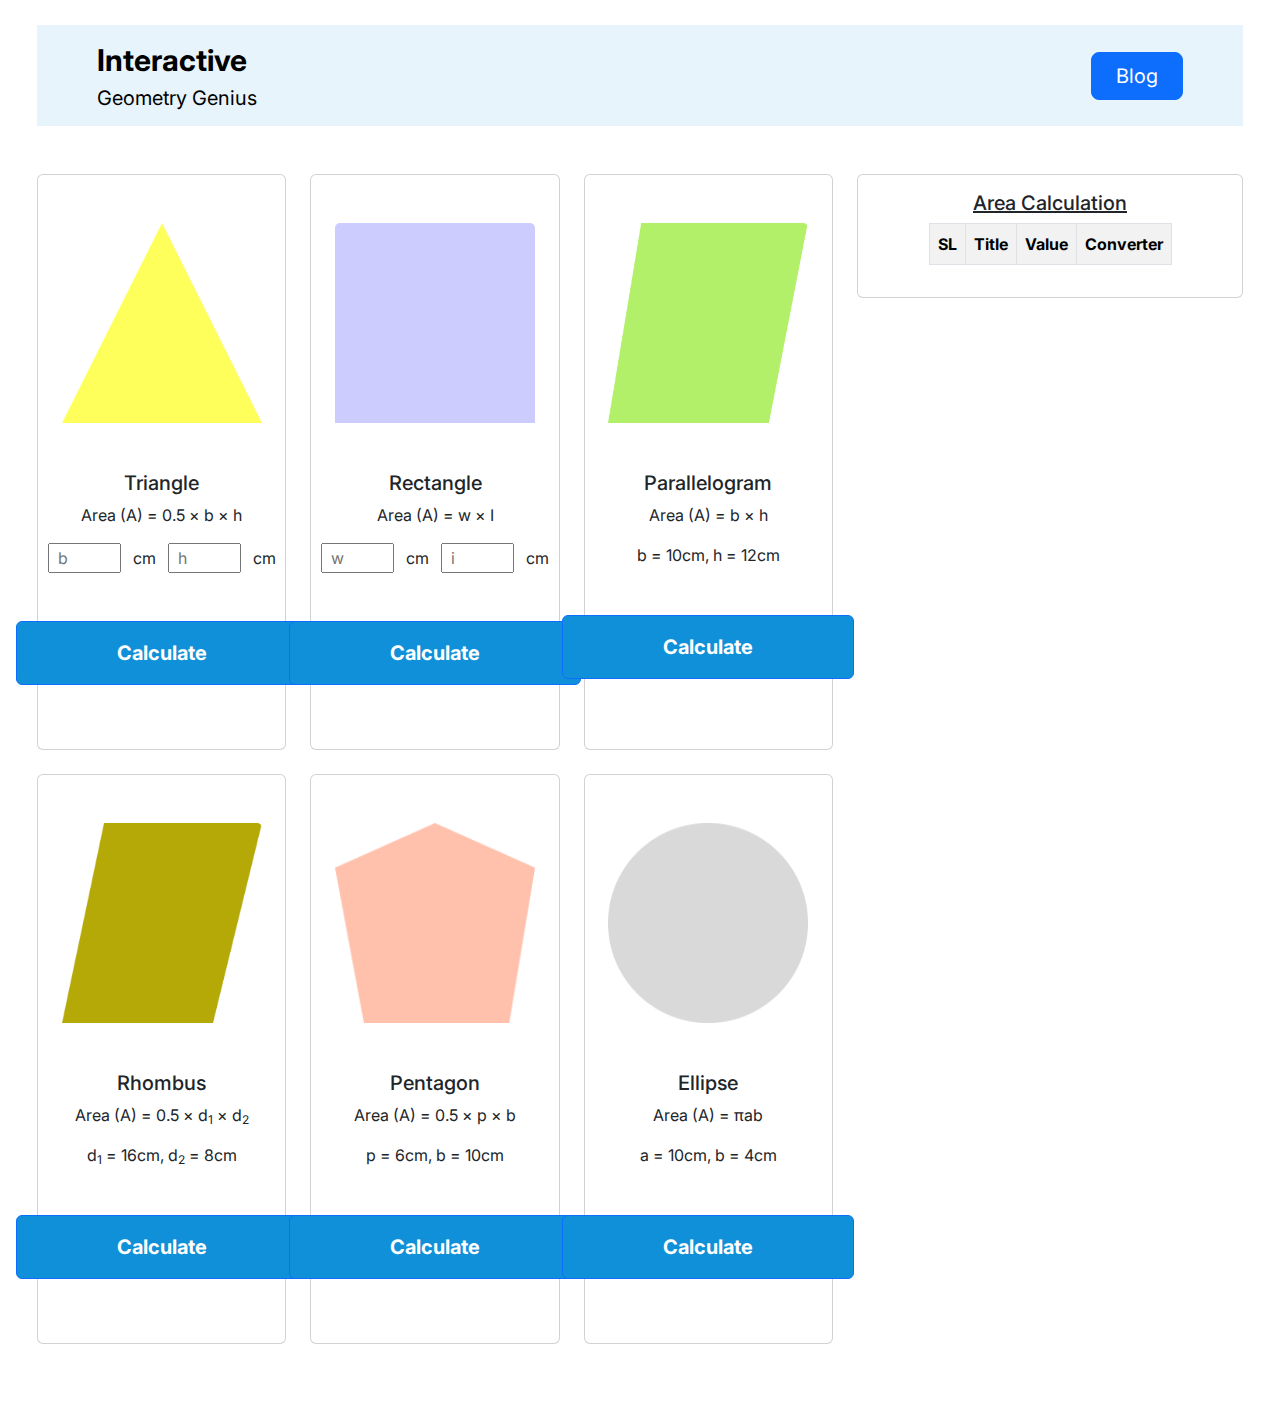
<file: index.html>
<!DOCTYPE html>
<html lang="en">

<head>
    <meta charset="UTF-8">
    <meta http-equiv="X-UA-Compatible" content="IE=edge">
    <meta name="viewport" content="width=device-width, initial-scale=1.0">
    <title>Geometry Genius-Home</title>
    <!-- bootstrap -->
    <link href="https://cdn.jsdelivr.net/npm/bootstrap@5.3.0-alpha1/dist/css/bootstrap.min.css" rel="stylesheet">
    <!-- stylesheet -->
    <link rel="stylesheet" href="styles/style.css">
</head>

<body>

    <!-- navbar -->
    <div class="container-fluid">
        <nav class="myNav navbar px-5 mb-5">
            <div class="container-fluid">
                <a class="navbar-brand"> <span style="font-size: 30px; font-weight: 700;">Interactive</span>
                    <br>Geometry Genius</a>
                <form class="d-flex" role="search">
                    <button class="my-blog-btn btn btn-primary btn-lg px-4" type="submit"><a href="blog.html"
                            target="_blank">Blog</a></button>
                </form>
            </div>
        </nav>
    </div>


    <!-- card section -->
    <div class="container-fluid pb-5">
        <div class="row">
            <!-- card -->
            <div class="col-lg-8">
                <div class="row row-cols-1 row-cols-md-3 g-4">
                    <!-- card 1 -->
                    <div class="col">
                        <div id="triangle-random-color" class="card h-100 p-5">
                            <img src="images/triangle.png" class="card-img-top" alt="Triangle">
                            <div class="card-body text-center pt-5">
                                <h5 id="triangle-title" class="card-title">Triangle</h5>
                                <p class="card-text">Area (A) = 0.5 &#215; b &#215; h</p>

                                <div class="input-box text-center">
                                    <input id="triangle-b-field" class="w-25 px-2" type="text" name="" placeholder="b">
                                    &nbsp;
                                    cm &nbsp;
                                    <input id="triangle-h-field" class="w-25 px-2" type="text" name="" placeholder="h">
                                    &nbsp;
                                    cm
                                </div>

                                <button id="triangle-btn"
                                    class="myBtn btn btn-primary d-block mt-5 py-3">Calculate</button>
                            </div>
                        </div>
                    </div>

                    <!-- card 2 -->
                    <div class="col">
                        <div id="rectangle-random-color" class="card h-100 p-5">
                            <img src="images/rectangle.png" class="card-img-top" alt="Rectangle">
                            <div class="card-body text-center pt-5">
                                <h5 id="rectangle-title" class="card-title">Rectangle</h5>
                                <p class="card-text">Area (A) = w &#215; I</p>

                                <div class="input-box text-center">
                                    <input id="rectangle-w-field" class="w-25 px-2" type="text" name="" placeholder="w">
                                    &nbsp;
                                    cm &nbsp;
                                    <input id="rectangle-i-field" class="w-25 px-2" type="text" name="" placeholder="i">
                                    &nbsp;
                                    cm
                                </div>

                                <button id="rectangle-btn"
                                    class="myBtn btn btn-primary d-block mt-5 py-3">Calculate</button>
                            </div>
                        </div>
                    </div>

                    <!-- card 3 -->
                    <div class="col">
                        <div id="parallelogram-random-color" class="card h-100 p-5">
                            <img src="images/parallelogram.png" class="card-img-top" alt="Parallelogram">
                            <div class="card-body text-center pt-5">
                                <h5 id="parallelogram-title" class="card-title">Parallelogram</h5>
                                <p class="card-text">Area (A) = b &#215; h</p>

                                <div class="input-box text-center d-flex justify-content-center m-0">
                                    <p>b = <span id="parallelogram-b-value">10</span>cm,</p> &nbsp;
                                    <p>h = <span id="parallelogram-h-value">12</span>cm</p>
                                </div>

                                <button id="parallelogram-btn"
                                    class="myBtn btn btn-primary d-block mt-5 py-3">Calculate</button>
                            </div>
                        </div>
                    </div>

                    <!-- card 4 -->
                    <div class="col">
                        <div id="rhombus-random-color" class="card h-100 p-5">
                            <img src="images/rhombus.png" class="card-img-top" alt="Rhombus">
                            <div class="card-body text-center pt-5">
                                <h5 id="rhombus-title" class="card-title">Rhombus</h5>
                                <p class="card-text">Area (A) = 0.5 &#215; d<sub>1</sub> &#215; d<sub>2</sub></p>

                                <div class="input-box text-center d-flex justify-content-center">
                                    <p>d<sub>1</sub> = <span id="rhombus-d1-value">16</span>cm,</p> &nbsp;
                                    <p>d<sub>2</sub> = <span id="rhombus-d2-value">8</span>cm</p>
                                </div>

                                <button id="rhombus-btn"
                                    class="myBtn btn btn-primary d-block mt-5 py-3">Calculate</button>
                            </div>
                        </div>
                    </div>

                    <!-- card 5 -->
                    <div class="col">
                        <div id="pentagon-random-color" class="card h-100 p-5">
                            <img src="images/pentagon.png" class="card-img-top" alt="Pentagon">
                            <div class="card-body text-center pt-5">
                                <h5 id="pentagon-title" class="card-title">Pentagon</h5>
                                <p class="card-text">Area (A) = 0.5 &#215; p &#215; b</p>

                                <div class="input-box text-center d-flex justify-content-center">
                                    <p>p = <span id="pentagon-p-value">6</span>cm,</p> &nbsp;
                                    <p>b = <span id="pentagon-b-value">10</span>cm</p>
                                </div>

                                <button id="pentagon-btn"
                                    class="myBtn btn btn-primary d-block mt-5 py-3">Calculate</button>
                            </div>
                        </div>
                    </div>

                    <!-- card 6 -->
                    <div class="col">
                        <div id="ellipse-random-color" class="card h-100 p-5">
                            <img src="images/ellipse.png" class="card-img-top" alt="Ellipse">
                            <div class="card-body text-center pt-5">
                                <h5 id="ellipse-title" class="card-title">Ellipse</h5>
                                <p class="card-text">Area (A) = &pi;ab</p>

                                <div class="input-box text-center d-flex justify-content-center">
                                    <p>a = <span id="ellipse-a-value">10</span>cm,</p> &nbsp;
                                    <p>b = <span id="ellipse-b-value">4</span>cm</p>
                                </div>

                                <button id="ellipse-btn"
                                    class="myBtn btn btn-primary d-block mt-5 py-3">Calculate</button>
                            </div>
                        </div>
                    </div>


                </div>
            </div>

            <!-- card | Summary -->
            <div class="col-lg-4 summary-card">
                <div class="col">
                    <div class="card h-100">
                        <div class="card-body text-center">
                            <h5 class="card-title"><u>Area Calculation</u></h5>
                            <div class="table-responsive">
                                <table class="table table-striped table-bordered table-responsive w-full">
                                    <tbody id="table-container">
                                        <tr>
                                            <th>SL</th>
                                            <th>Title</th>
                                            <th>Value</th>
                                            <th>Converter</th>
                                        </tr>
                                    </tbody>
                                </table>
                            </div>
                        </div>
                    </div>
                </div>
            </div>

        </div>
    </div>


    <!-- js -->
    <!-- bootstrap -->
    <script src="https://cdn.jsdelivr.net/npm/bootstrap@5.3.0-alpha1/dist/js/bootstrap.bundle.min.js"></script>
    <!-- my js -->
    <script src="js/common.js"></script>
    <script src="js/app.js"></script>
</body>

</html>
</file>
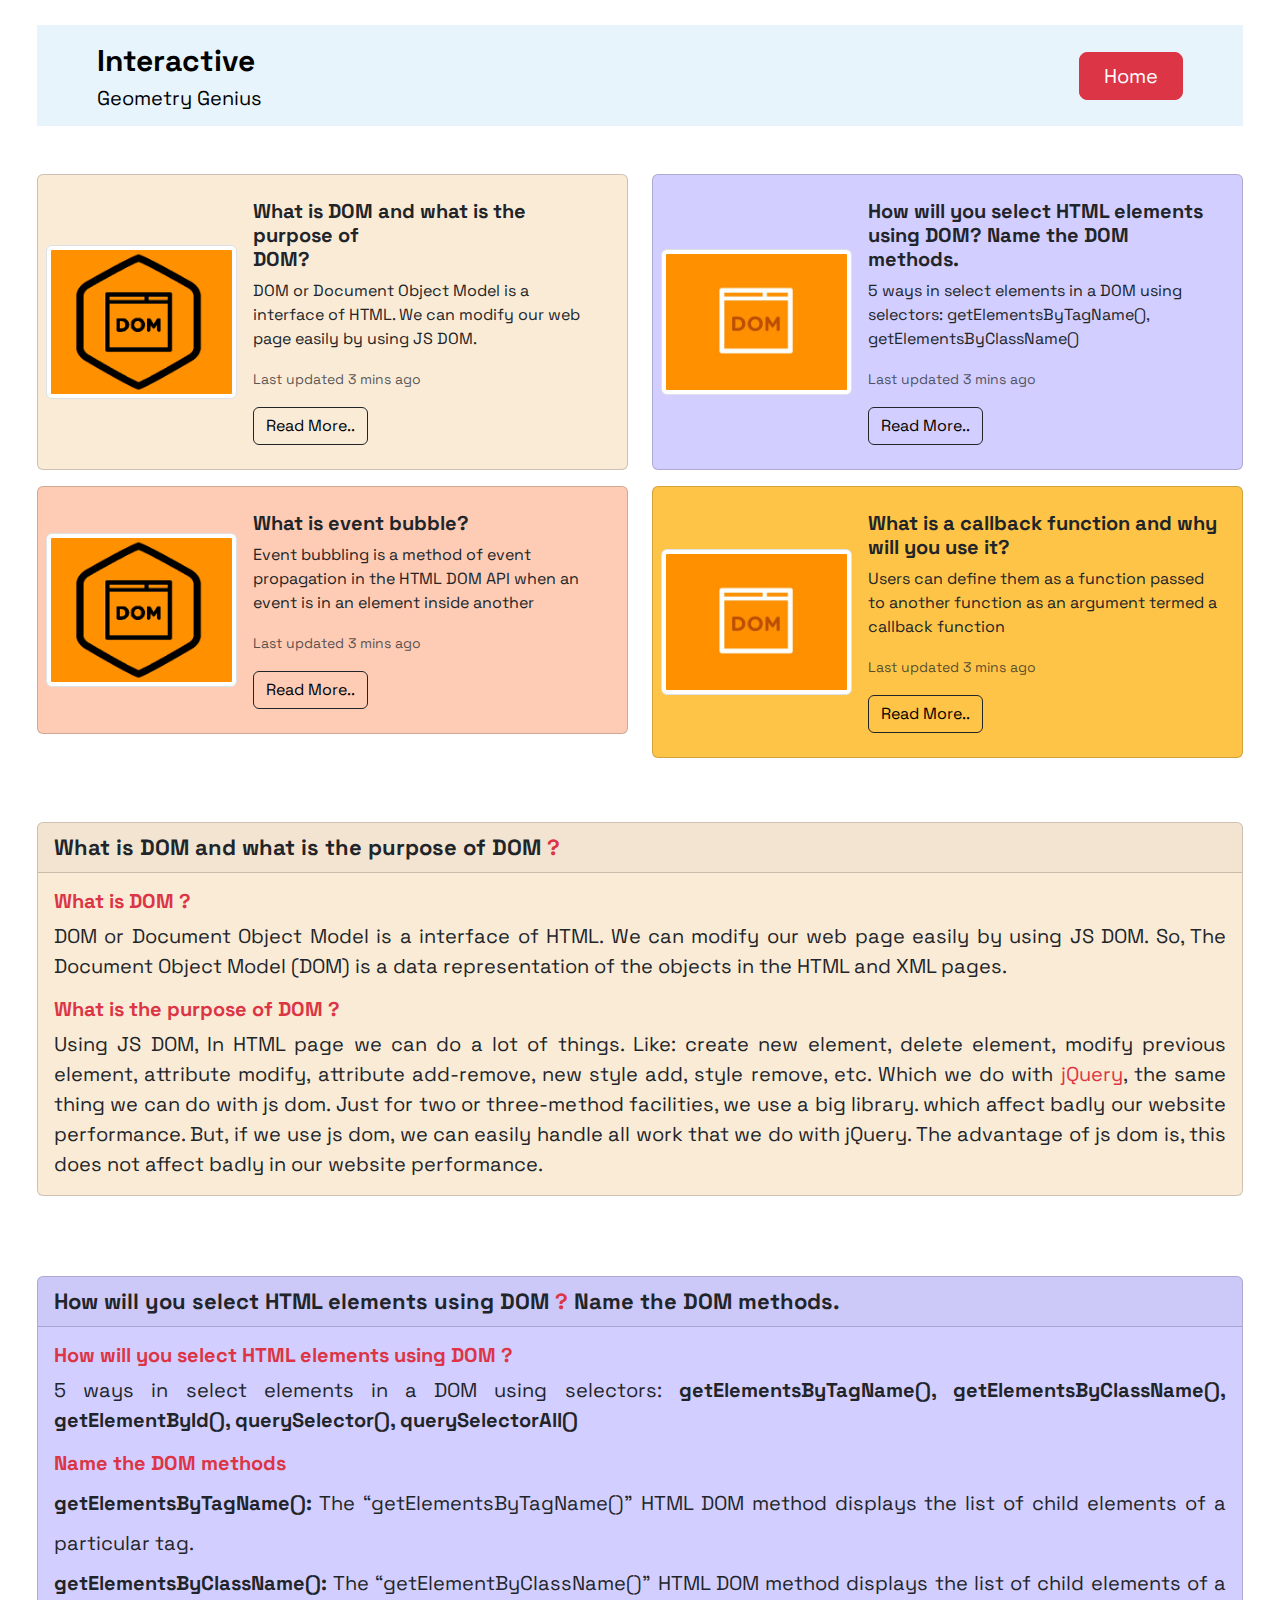
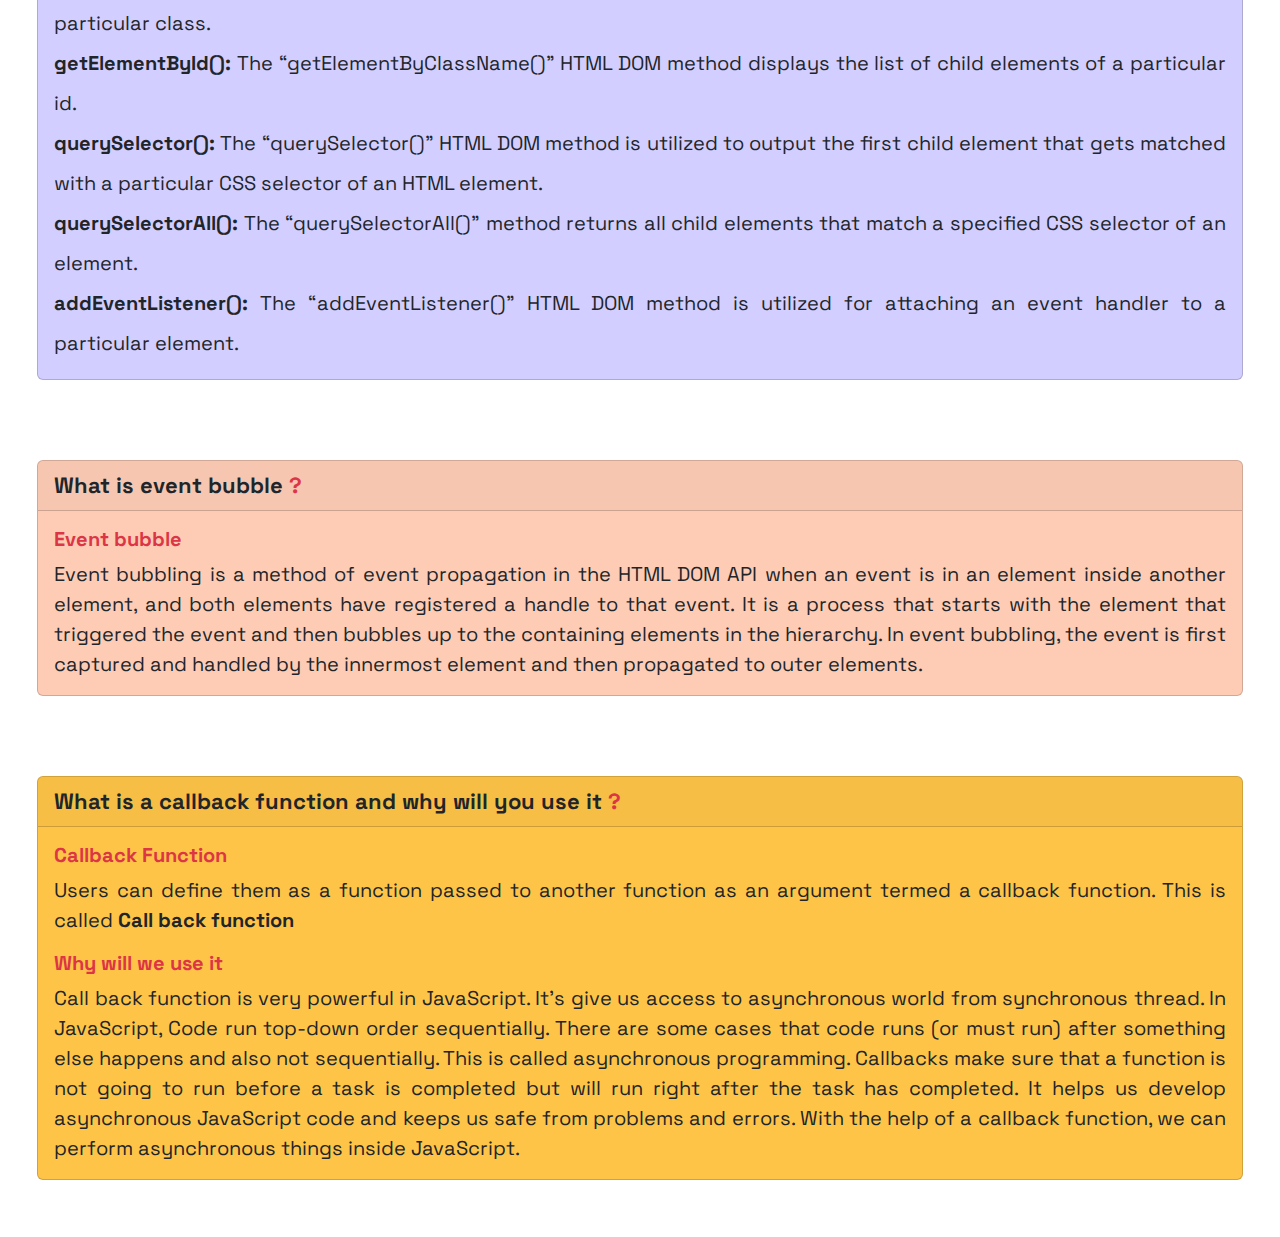
<file: blog.html>
<!DOCTYPE html>
<html lang="en">

<head>
    <meta charset="UTF-8">
    <meta http-equiv="X-UA-Compatible" content="IE=edge">
    <meta name="viewport" content="width=device-width, initial-scale=1.0">
    <title>Geometry Genius-Blog</title>
    <!-- bootstrap -->
    <link href="https://cdn.jsdelivr.net/npm/bootstrap@5.3.0-alpha1/dist/css/bootstrap.min.css" rel="stylesheet">
    <!-- stylesheet -->
    <link rel="stylesheet" href="styles/blog.css">
</head>

<body>

    <!-- navbar -->
    <div class="container-fluid">
        <nav class="myNav navbar px-5 mb-5">
            <div class="container-fluid">
                <a class="navbar-brand"> <span style="font-size: 30px; font-weight: 700;">Interactive</span>
                    <br>Geometry Genius</a>
                <form class="d-flex" role="search">
                    <button class="my-blog-btn btn btn-danger btn-lg px-4" type="submit"><a href="index.html"
                            target="_blank">Home</a></button>
                </form>
            </div>
        </nav>
    </div>

    <!-- question card -->
    <div class="container-fluid">
        <div class="row">

            <!-- question card 1 -->
            <div class="col-lg-6">
                <div class="card mb-3 p-2" style="background-color: antiquewhite;">
                    <div class="row g-0 align-items-center">
                        <div class="col-md-4">
                            <img src="images/dom1.png" class="img-fluid img-thumbnail rounded-start" alt="...">
                        </div>
                        <div class="col-md-8">
                            <div class="card-body">
                                <h5 class="card-title">What is DOM and what is the purpose of <br> DOM?</h5>
                                <p class="card-text">DOM or Document Object Model is a interface of HTML. We can modify
                                    our web page easily by using JS DOM.</p>
                                <p class="card-text"><small class="text-muted">Last updated 3 mins ago</small></p>
                                <button class="ans-btn btn btn-outline-dark"><a href="#ans-one-card">Read
                                        More..</a></button>
                            </div>
                        </div>
                    </div>
                </div>
            </div>

            <!-- question card 2 -->
            <div class="col-lg-6">
                <div class="card mb-3 p-2" style="background-color: #D2CEFF;">
                    <div class="row g-0 align-items-center">
                        <div class="col-md-4">
                            <img src="images/dom2.jpg" class="img-fluid img-thumbnail rounded-start" alt="...">
                        </div>
                        <div class="col-md-8">
                            <div class="card-body">
                                <h5 class="card-title">How will you select HTML elements using DOM? Name the DOM
                                    methods.</h5>
                                <p class="card-text">5 ways in select elements in a DOM
                                    using selectors: getElementsByTagName(), getElementsByClassName()</p>
                                <p class="card-text"><small class="text-muted">Last updated 3 mins ago</small></p>
                                <button class="ans-btn btn btn-outline-dark"><a href="#ans-two-card">Read
                                        More..</a></button>
                            </div>
                        </div>
                    </div>
                </div>
            </div>

            <!-- question card 3 -->
            <div class="col-lg-6">
                <div class="card mb-3 p-2" style="background-color: #FECCB5;">
                    <div class="row g-0 align-items-center">
                        <div class="col-md-4">
                            <img src="images/dom1.png" class="img-fluid img-thumbnail rounded-start" alt="...">
                        </div>
                        <div class="col-md-8">
                            <div class="card-body">
                                <h5 class="card-title">What is event bubble?</h5>
                                <p class="card-text">Event bubbling is a method of event propagation in the HTML DOM API
                                    when an event is in an element inside another</p>
                                <p class="card-text"><small class="text-muted">Last updated 3 mins ago</small></p>
                                <button class="ans-btn btn btn-outline-dark"><a href="#ans-three-card">Read
                                        More..</a></button>
                            </div>
                        </div>
                    </div>
                </div>
            </div>

            <!-- question card 4 -->
            <div class="col-lg-6">
                <div class="card mb-3 p-2" style="background-color: #FEC447;">
                    <div class="row g-0 align-items-center">
                        <div class="col-md-4">
                            <img src="images/dom2.jpg" class="img-fluid img-thumbnail rounded-start" alt="...">
                        </div>
                        <div class="col-md-8">
                            <div class="card-body">
                                <h5 class="card-title">What is a callback function and why will you use it?</h5>
                                <p class="card-text">Users can define them as a function passed to another function as
                                    an argument termed a callback function</p>
                                <p class="card-text"><small class="text-muted">Last updated 3 mins ago</small></p>
                                <button class="ans-btn btn btn-outline-dark"><a href="#ans-four-card">Read
                                        More..</a></button>
                            </div>
                        </div>
                    </div>
                </div>
            </div>
        </div>
    </div>

    <!-- question ans -->
    <div class="container-fluid">

        <!-- ans 1 -->
        <div id="ans-one-card" class="ans-card mb-3">
            <div class="row">
                <div class="col">
                    <div class="card mb-3 mt-5" style="background-color: antiquewhite;">
                        <div class="card-header" style="font-size: 22px; font-weight: 700;">What is DOM and what is the
                            purpose of DOM <span class="text-danger">?</span></div>
                        <div class="card-body">
                            <h5 class="card-title text-danger">What is DOM ?</h5>
                            <p class="card-text ans-text">
                                DOM or Document Object Model is a interface of HTML. We can modify our web page easily
                                by using JS DOM. So, The Document Object Model (DOM) is a data representation of
                                the objects in the HTML and XML pages.</p>
                            <h5 class="card-title text-danger">What is the purpose of DOM ?</h5>
                            <p class="card-text ans-text">Using JS DOM, In HTML page we can do a lot of things. Like:
                                create new element, delete element, modify previous element, attribute modify, attribute
                                add-remove, new style add, style remove, etc. Which we do with <span
                                    class="text-danger">jQuery</span>, the same thing we can do with js dom. Just for
                                two or three-method facilities, we use a big library. which affect badly our website
                                performance. But, if we use js dom, we can easily handle all work that we do with
                                jQuery. The advantage of js dom is, this does not affect badly in our website
                                performance.</p>
                        </div>
                    </div>
                </div>
            </div>
        </div>

        <!-- ans 2 -->
        <div id="ans-two-card" class="ans-card mb-3">
            <div class="row">
                <div class="col">
                    <div class="card mb-3 mt-5" style="background-color: #D2CEFF;">
                        <div class="card-header" style="font-size: 22px; font-weight: 700;">How will you select HTML
                            elements using DOM <span class="text-danger">?</span> Name the DOM methods.</div>
                        <div class="card-body">
                            <h5 class="card-title text-danger">How will you select HTML
                                elements using DOM ?</h5>
                            <p class="card-text ans-text">5 ways in select elements in a DOM
                                using selectors: <b>getElementsByTagName(), getElementsByClassName(), getElementById(),
                                    querySelector(), querySelectorAll()</b>
                            </p>
                            <h5 class="card-title text-danger">Name the DOM methods</h5>
                            <p class="card-text ans-text ans-text-line">
                                <b>getElementsByTagName():</b> The “getElementsByTagName()”
                                HTML DOM method displays the list of child elements of a particular tag. <br>
                                <b>getElementsByClassName(): </b> The “getElementByClassName()” HTML DOM method displays
                                the list of child elements of a particular class. <br>
                                <b>getElementById(): </b> The “getElementByClassName()” HTML DOM method displays
                                the list of child elements of a particular id. <br>
                                <b>querySelector(): </b> The “querySelector()” HTML DOM method is utilized to output the
                                first child element that gets matched with a particular CSS selector of an HTML element.
                                <br>
                                <b>querySelectorAll(): </b>The “querySelectorAll()” method returns all child elements
                                that match a specified CSS selector of an element. <br>
                                <b>addEventListener(): </b>The “addEventListener()” HTML DOM method is utilized for
                                attaching an event handler to a particular element. <br>
                                <b></b>
                            </p>
                        </div>
                    </div>
                </div>
            </div>
        </div>

        <!-- ans 3 -->
        <div id="ans-three-card" class="ans-card mb-3">
            <div class="row">
                <div class="col">
                    <div class="card mb-3 mt-5" style="background-color: #FECCB5;">
                        <div class="card-header" style="font-size: 22px; font-weight: 700;">What is event bubble <span
                                class="text-danger">?</span></div>
                        <div class="card-body">
                            <h5 class="card-title text-danger">Event bubble</h5>
                            <p class="card-text ans-text">Event bubbling is a method of event propagation in the HTML
                                DOM API when an event is in an element inside another element, and both elements have
                                registered a handle to that event. It is a process that starts with the element that
                                triggered the event and then bubbles up to the containing elements in the hierarchy. In
                                event bubbling, the event is first captured and handled by the innermost element and
                                then propagated to outer elements.</b>
                            </p>
                        </div>
                    </div>
                </div>
            </div>
        </div>

        <!-- ans 4 -->
        <div id="ans-four-card" class="ans-card mb-3">
            <div class="row">
                <div class="col">
                    <div class="card mb-3 mt-5" style="background-color: #FEC447;">
                        <div class="card-header" style="font-size: 22px; font-weight: 700;">What is a callback function
                            and why will you use it <span class="text-danger">?</span></div>
                        <div class="card-body">
                            <h5 class="card-title text-danger">Callback Function</h5>
                            <p class="card-text ans-text">Users can define them as a function passed to another function
                                as an argument termed a callback function. This is called <b>Call back function</b>
                            </p>
                            <h5 class="card-title text-danger">Why will we use it</h5>
                            <p class="card-text ans-text">Call back function is very powerful in JavaScript. It’s give
                                us access to asynchronous world from synchronous thread. In JavaScript, Code run
                                top-down order sequentially. There are some cases that code runs (or must run) after
                                something else happens and also not sequentially. This is called asynchronous
                                programming. Callbacks make sure that a function is not going to run before a task is
                                completed but will run right after the task has completed. It helps us develop
                                asynchronous JavaScript code and keeps us safe from problems and errors. With the help
                                of a callback function, we can perform asynchronous things inside JavaScript.
                            </p>
                        </div>
                    </div>
                </div>
            </div>
        </div>

    </div>



    <!-- js -->
    <!-- bootstrap -->
    <script src="https://cdn.jsdelivr.net/npm/bootstrap@5.3.0-alpha1/dist/js/bootstrap.bundle.min.js"></script>
</body>

</html>
</file>
<file: styles/style.css>
@import url('https://fonts.googleapis.com/css2?family=Inter:wght@300;400;500;700;800&display=swap');

body {
    font-family: 'Inter', sans-serif;
    padding: 25px;
}

.myNav {
    background-color: #1090D81A;
}

.card {
    align-items: center !important;
    justify-content: center !important;
    width: 100wv;
	height: 100vh;
}
.myBtn {
    font-weight: 700;
    font-size: 20px;
    background-color: #1090D8;
    padding: 0px 100px;
}
.card > img {
    width: 200px;
    height: 200px;
}
.input-box > p {
    margin: 0px;
}
.my-blog-btn a {
    color: #fff;
    text-decoration: none;
}

/* Responsive */
@media screen and (max-width: 576px) {
    .summary-card{
        margin-top: 20px;
    }

}
</file>
<file: styles/blog.css>
@import url('https://fonts.googleapis.com/css2?family=Space+Grotesk:wght@400;600;700&display=swap');

body{
    font-family: 'Space Grotesk', sans-serif;
    padding: 25px;
}
.myNav {
    background-color: #1090D81A;
}
.card-title{
    font-weight: 700;
}
.my-blog-btn, a {
    color: #fff;
    text-decoration: none;
}
.ans-text{
    font-size: 20px;
    text-align: justify;
}
.ans-btn a{
    color: #000;
    text-decoration: none;
}
.ans-btn:hover a{
    color: #fff;
}
.ans-text-line{
    line-height: 2;
}
</file>
